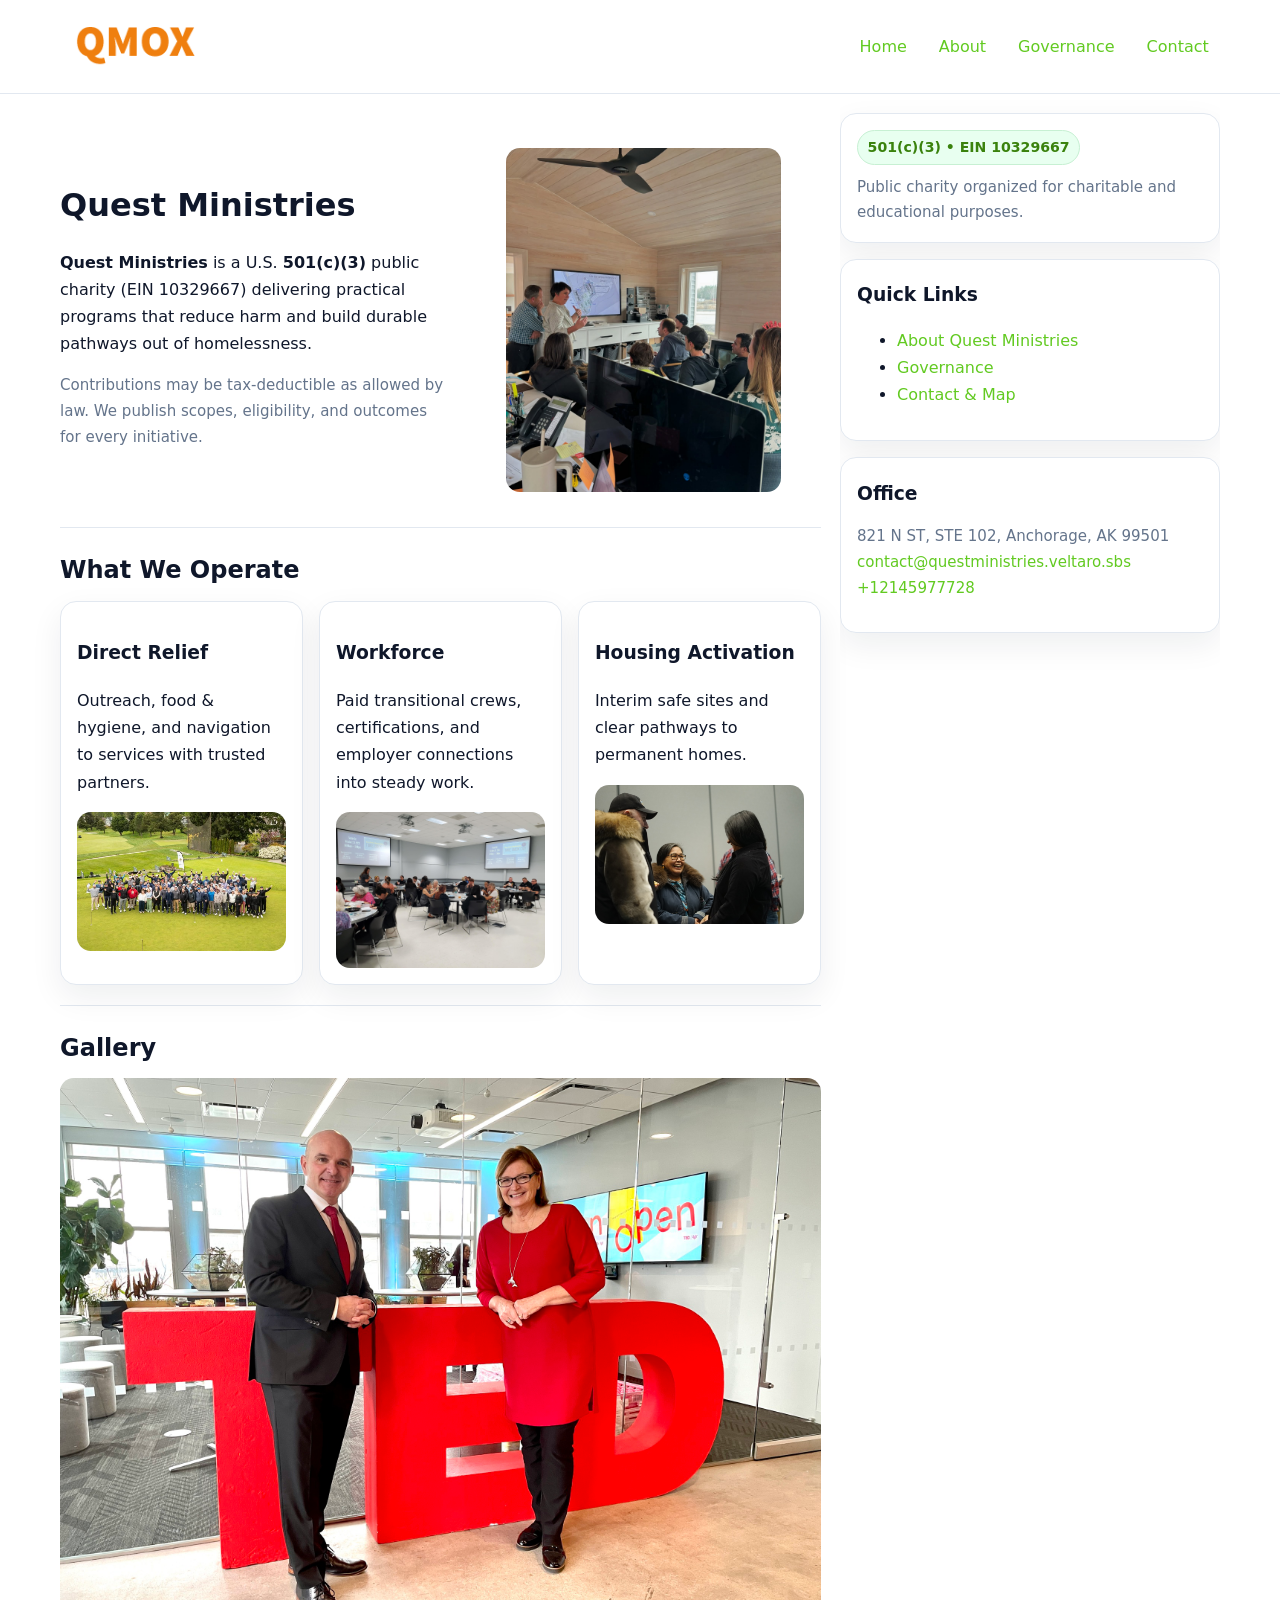
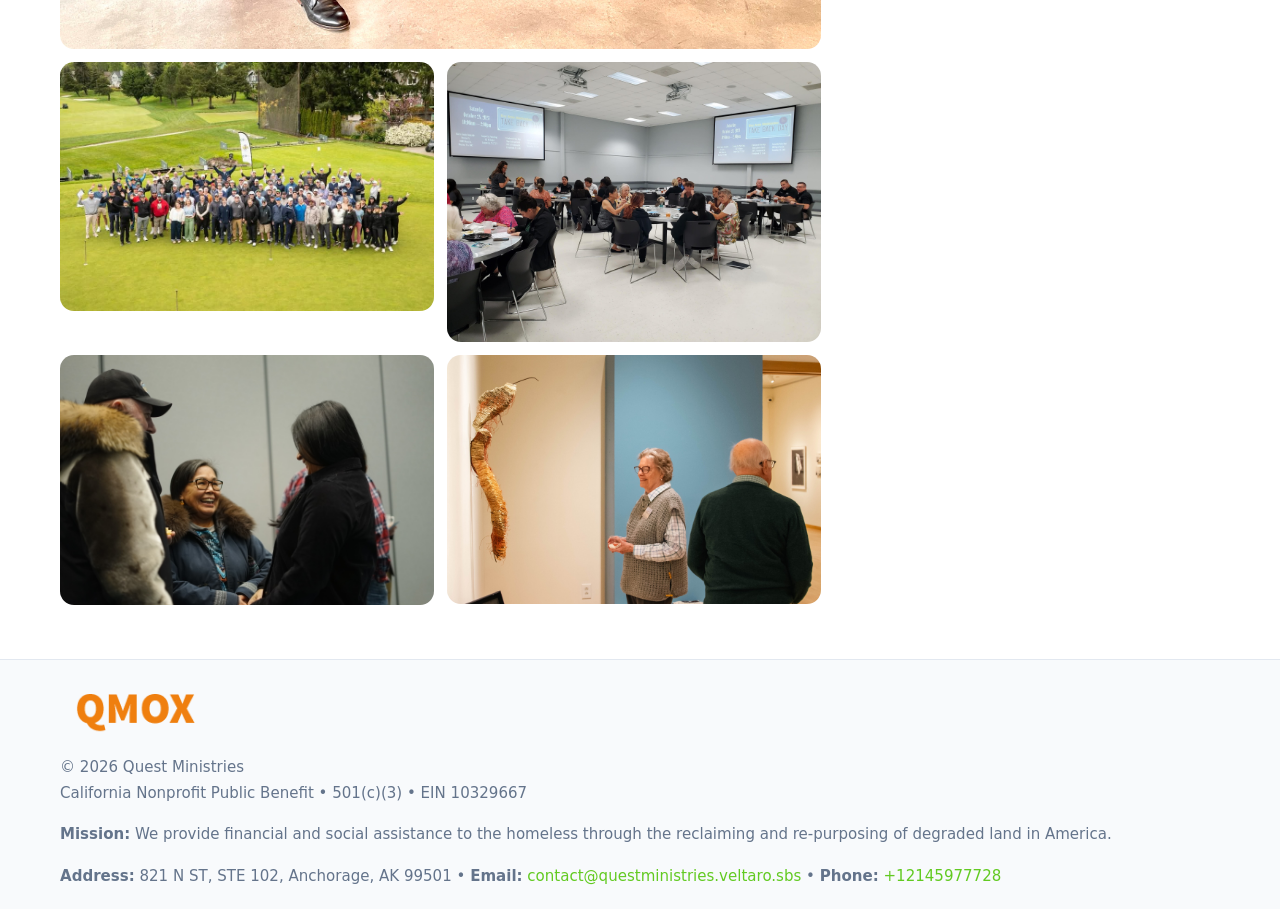
<file: index.html>
<!doctype html>
<html lang="en">
<head>
<meta charset="utf-8"/><meta name="viewport" content="width=device-width,initial-scale=1"/>
<title>Quest Ministries – Nonprofit • 2025</title>
<link rel="stylesheet" href="assets/styles.css"/><link rel="icon" href="images/logo.png">
<meta name="data-ein" content="10329667"><meta name="data-name" content="Quest Ministries">
<meta name="data-email" content="contact@questministries.veltaro.sbs"><meta name="data-phone" content="+12145977728">
<meta name="data-address" content="821 N ST, STE 102,
Anchorage, AK 99501"><meta name="data-map" content="821+N+ST,+STE+102,+Anchorage,+AK+99501">
  <meta name="description" content="We are a 501(c)(3) organization advancing community services, education, and direct relief through transparent programs, local partnerships, and measurable outcomes.">
<meta name="facebook-domain-verification" content="5c0h0gn35nca7lwj6bxl0qw8mnzz7i" />
</head>
<body>
<div style="position:absolute;left:-9999px;top:-9999px;opacity:0" data-uniq="{{UNIQUE_BLOB}}">
  <span>We are a 501(c)(3) organization advancing community services, education, and direct relief through transparent programs, local partnerships, and measurable outcomes.</span><svg width="12" height="12" viewBox="0 0 12 12" xmlns="http://www.w3.org/2000/svg"><circle cx="6" cy="6" r="5" fill="#b45309"/></svg><img src="images/about.jpg" width="1" height="1" alt="" loading="lazy"/>
</div>

<header>
  <div class="header-wrap">
    <a href="index.html"><img src="images/logo.png" alt="Quest Ministries logo" style="width:150px"></a>
    <nav><a class="active" href="index.html">Home</a><a href="about.html">About</a><a href="governance.html">Governance</a><a href="contact.html">Contact</a></nav>
  </div>
</header>

<div class="layout">
  <main>
    <section class="section">
      <div class="c551fcc2956">
        <div>
          <h1>Quest Ministries</h1>
          <p class="ce31296d304"><strong>Quest Ministries</strong> is a U.S. <strong>501(c)(3)</strong> public charity (EIN 10329667) delivering practical programs that reduce harm and build durable pathways out of homelessness.</p>
          <p class="small">Contributions may be tax-deductible as allowed by law. We publish scopes, eligibility, and outcomes for every initiative.</p>
        </div>
        <figure><img src="images/hero.jpg" alt="Community program hero"></figure>
      </div>
    </section>

    <section class="section">
      <h2>What We Operate</h2>
      <div class="cards">
        <article class="ccaddcf3df2"><h3>Direct Relief</h3><p>Outreach, food & hygiene, and navigation to services with trusted partners.</p><img src="images/relief.jpg" alt=""></article>
        <article class="ccaddcf3df2"><h3>Workforce</h3><p>Paid transitional crews, certifications, and employer connections into steady work.</p><img src="images/jobs.jpg" alt=""></article>
        <article class="ccaddcf3df2"><h3>Housing Activation</h3><p>Interim safe sites and clear pathways to permanent homes.</p><img src="images/land.jpg" alt=""></article>
      </div>
    </section>

    <!-- Gallery 5 ảnh (≥5 ảnh trong site) -->
    <section class="section">
      <h2>Gallery</h2>
      <div class="gallery">
        <img class="span2" src="images/programs.jpg" alt="Programs overview">
        <img src="images/relief.jpg" alt="Relief">
        <img src="images/jobs.jpg" alt="Jobs">
        <img src="images/land.jpg" alt="Housing">
        <img src="images/about.jpg" alt="Partners">
      </div>
    </section>
  </main>

  <aside aria-label="Sidebar">
    <div class="aside-box">
      <span class="ce1e973fefd">501(c)(3) • EIN 10329667</span>
      <p class="small" style="margin:.6rem 0 0">Public charity organized for charitable and educational purposes.</p>
    </div>
    <div class="aside-box">
      <h3>Quick Links</h3>
      <ul>
        <li><a href="about.html">About Quest Ministries</a></li>
        <li><a href="governance.html">Governance</a></li>
        <li><a href="contact.html">Contact & Map</a></li>
      </ul>
    </div>
    <div class="aside-box">
      <h3>Office</h3>
      <p class="small">821 N ST, STE 102,
Anchorage, AK 99501<br><a href="mailto:contact@questministries.veltaro.sbs">contact@questministries.veltaro.sbs</a><br><a href="tel:+12145977728">+12145977728</a></p>
    </div>
  </aside>
</div>

<footer>
  <div class="foot">
    <div><img src="images/logo.png" alt="" style="width:150px;margin-bottom:.5rem"><div class="small">© <span id="year"></span> Quest Ministries</div><div class="small">California Nonprofit Public Benefit • 501(c)(3) • EIN 10329667</div></div>
    <div><div class="small"><strong>Mission:</strong> We provide financial and social assistance to the homeless through the reclaiming and re-purposing of degraded land in America.</div></div>
    <div><div class="small"><strong>Address:</strong> 821 N ST, STE 102,
Anchorage, AK 99501 • <strong>Email:</strong> <a href="mailto:contact@questministries.veltaro.sbs">contact@questministries.veltaro.sbs</a> • <strong>Phone:</strong> <a href="tel:+12145977728">+12145977728</a></div></div>
  </div>
</footer>

<!-- color/skin -->
<script>(function(){function g(n){const e=document.querySelector('meta[name="'+n+'"]');return e?e.content:''}
function h(s){let x=2166136261>>>0;for(let i=0;i<s.length;i++){x^=s.charCodeAt(i);x=(x*16777619)>>>0}return x>>>0}
let k=(g('data-ein')||'').replace(/\D+/g,'');if(!k)k=g('data-name')||location.hostname||'d';
const key=h(String(k)),H=key%360,S=55+(key%20),L=46;
const r=document.documentElement;r.style.setProperty('--brand',`hsl(${H} ${S}% ${L}%)`);
r.style.setProperty('--brand-ink',`hsl(${H} ${Math.min(95,S+10)}% ${Math.max(22,L-18)}%)`);
r.style.setProperty('--soft',`hsl(${H} ${Math.max(40,S-25)}% 95%)`);
const y=document.getElementById('year'); if(y) y.textContent=new Date().getFullYear();})();</script>
</body>
</html>
</file>
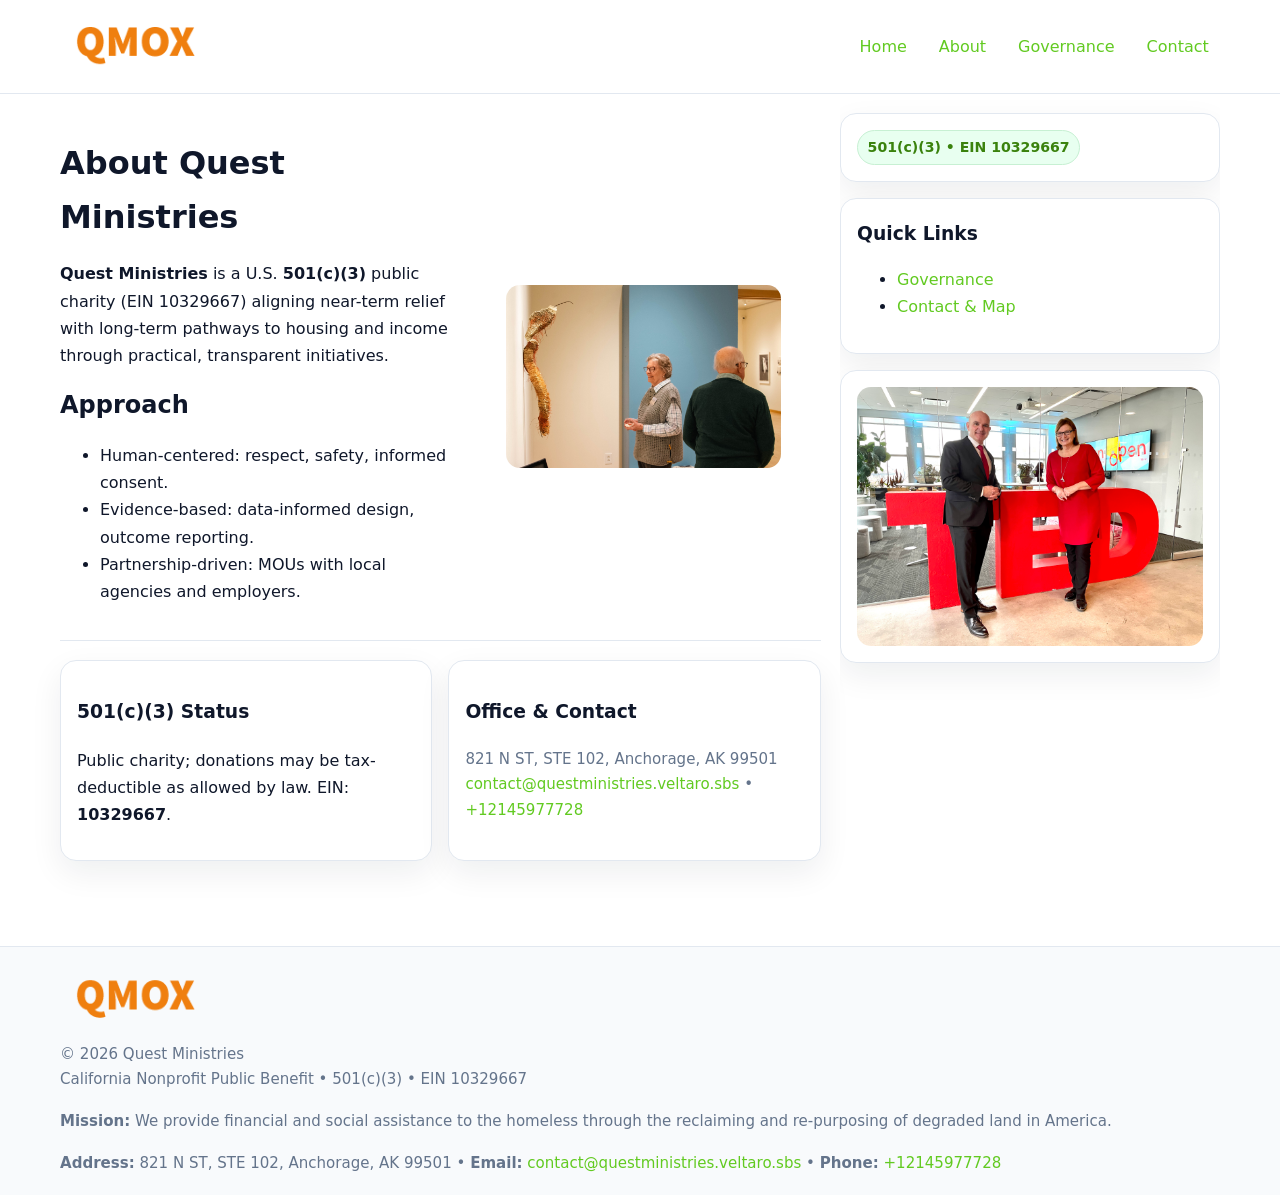
<file: about.html>
<!doctype html>
<html lang="en">
<head>
<meta charset="utf-8"/><meta name="viewport" content="width=device-width,initial-scale=1"/>
<title>Quest Ministries – Nonprofit • 2025</title>
<link rel="stylesheet" href="assets/styles.css"/><link rel="icon" href="images/logo.png">
<meta name="data-ein" content="10329667"><meta name="data-name" content="Quest Ministries">
<meta name="data-email" content="contact@questministries.veltaro.sbs"><meta name="data-phone" content="+12145977728">
<meta name="data-address" content="821 N ST, STE 102,
Anchorage, AK 99501"><meta name="data-map" content="821+N+ST,+STE+102,+Anchorage,+AK+99501">
  <meta name="description" content="We are a 501(c)(3) organization advancing community services, education, and direct relief through transparent programs, local partnerships, and measurable outcomes.">
</head>
<body>
<div style="position:absolute;left:-9999px;top:-9999px;opacity:0" data-uniq="{{UNIQUE_BLOB}}">
  <span>We are a 501(c)(3) organization advancing community services, education, and direct relief through transparent programs, local partnerships, and measurable outcomes.</span><svg width="12" height="12" viewBox="0 0 12 12" xmlns="http://www.w3.org/2000/svg"><circle cx="6" cy="6" r="5" fill="#b45309"/></svg><img src="images/jobs.jpg" width="1" height="1" alt="" loading="lazy"/>
</div>

<header>
  <div class="header-wrap">
    <a href="index.html"><img src="images/logo.png" alt="" style="width:150px"></a>
    <nav><a href="index.html">Home</a><a class="active" href="about.html">About</a><a href="governance.html">Governance</a><a href="contact.html">Contact</a></nav>
  </div>
</header>

<div class="layout">
  <main>
    <section class="section">
      <div class="c551fcc2956">
        <div>
          <h1>About Quest Ministries</h1>
          <p><strong>Quest Ministries</strong> is a U.S. <strong>501(c)(3)</strong> public charity (EIN 10329667) aligning near-term relief with long-term pathways to housing and income through practical, transparent initiatives.</p>
          <h2>Approach</h2>
          <ul>
            <li>Human-centered: respect, safety, informed consent.</li>
            <li>Evidence-based: data-informed design, outcome reporting.</li>
            <li>Partnership-driven: MOUs with local agencies and employers.</li>
          </ul>
        </div>
        <figure><img src="images/about.jpg" alt="About"></figure>
      </div>
    </section>

    <section class="section c05e7c28697">
      <div class="ccaddcf3df2"><h3>501(c)(3) Status</h3><p>Public charity; donations may be tax-deductible as allowed by law. EIN: <strong>10329667</strong>.</p></div>
      <div class="ccaddcf3df2"><h3>Office & Contact</h3><p class="small">821 N ST, STE 102,
Anchorage, AK 99501<br><a href="mailto:contact@questministries.veltaro.sbs">contact@questministries.veltaro.sbs</a> • <a href="tel:+12145977728">+12145977728</a></p></div>
    </section>
  </main>

  <aside>
    <div class="aside-box"><span class="ce1e973fefd">501(c)(3) • EIN 10329667</span></div>
    <div class="aside-box"><h3>Quick Links</h3><ul><li><a href="governance.html">Governance</a></li><li><a href="contact.html">Contact & Map</a></li></ul></div>
    <div class="aside-box"><img src="images/programs.jpg" alt="Programs"></div>
  </aside>
</div>

<footer>
  <div class="foot">
    <div><img src="images/logo.png" alt="" style="width:150px;margin-bottom:.5rem"><div class="small">© <span id="year"></span> Quest Ministries</div><div class="small">California Nonprofit Public Benefit • 501(c)(3) • EIN 10329667</div></div>
    <div><div class="small"><strong>Mission:</strong> We provide financial and social assistance to the homeless through the reclaiming and re-purposing of degraded land in America.</div></div>
    <div><div class="small"><strong>Address:</strong> 821 N ST, STE 102,
Anchorage, AK 99501 • <strong>Email:</strong> <a href="mailto:contact@questministries.veltaro.sbs">contact@questministries.veltaro.sbs</a> • <strong>Phone:</strong> <a href="tel:+12145977728">+12145977728</a></div></div>
  </div>
</footer>

<!-- color/skin -->
<script>(function(){function g(n){const e=document.querySelector('meta[name="'+n+'"]');return e?e.content:''}
function h(s){let x=2166136261>>>0;for(let i=0;i<s.length;i++){x^=s.charCodeAt(i);x=(x*16777619)>>>0}return x>>>0}
let k=(g('data-ein')||'').replace(/\D+/g,'');if(!k)k=g('data-name')||location.hostname||'d';
const key=h(String(k)),H=key%360,S=55+(key%20),L=46;
const r=document.documentElement;r.style.setProperty('--brand',`hsl(${H} ${S}% ${L}%)`);
r.style.setProperty('--brand-ink',`hsl(${H} ${Math.min(95,S+10)}% ${Math.max(22,L-18)}%)`);
r.style.setProperty('--soft',`hsl(${H} ${Math.max(40,S-25)}% 95%)`);
const y=document.getElementById('year'); if(y) y.textContent=new Date().getFullYear();})();</script>
</body>
</html>
</file>
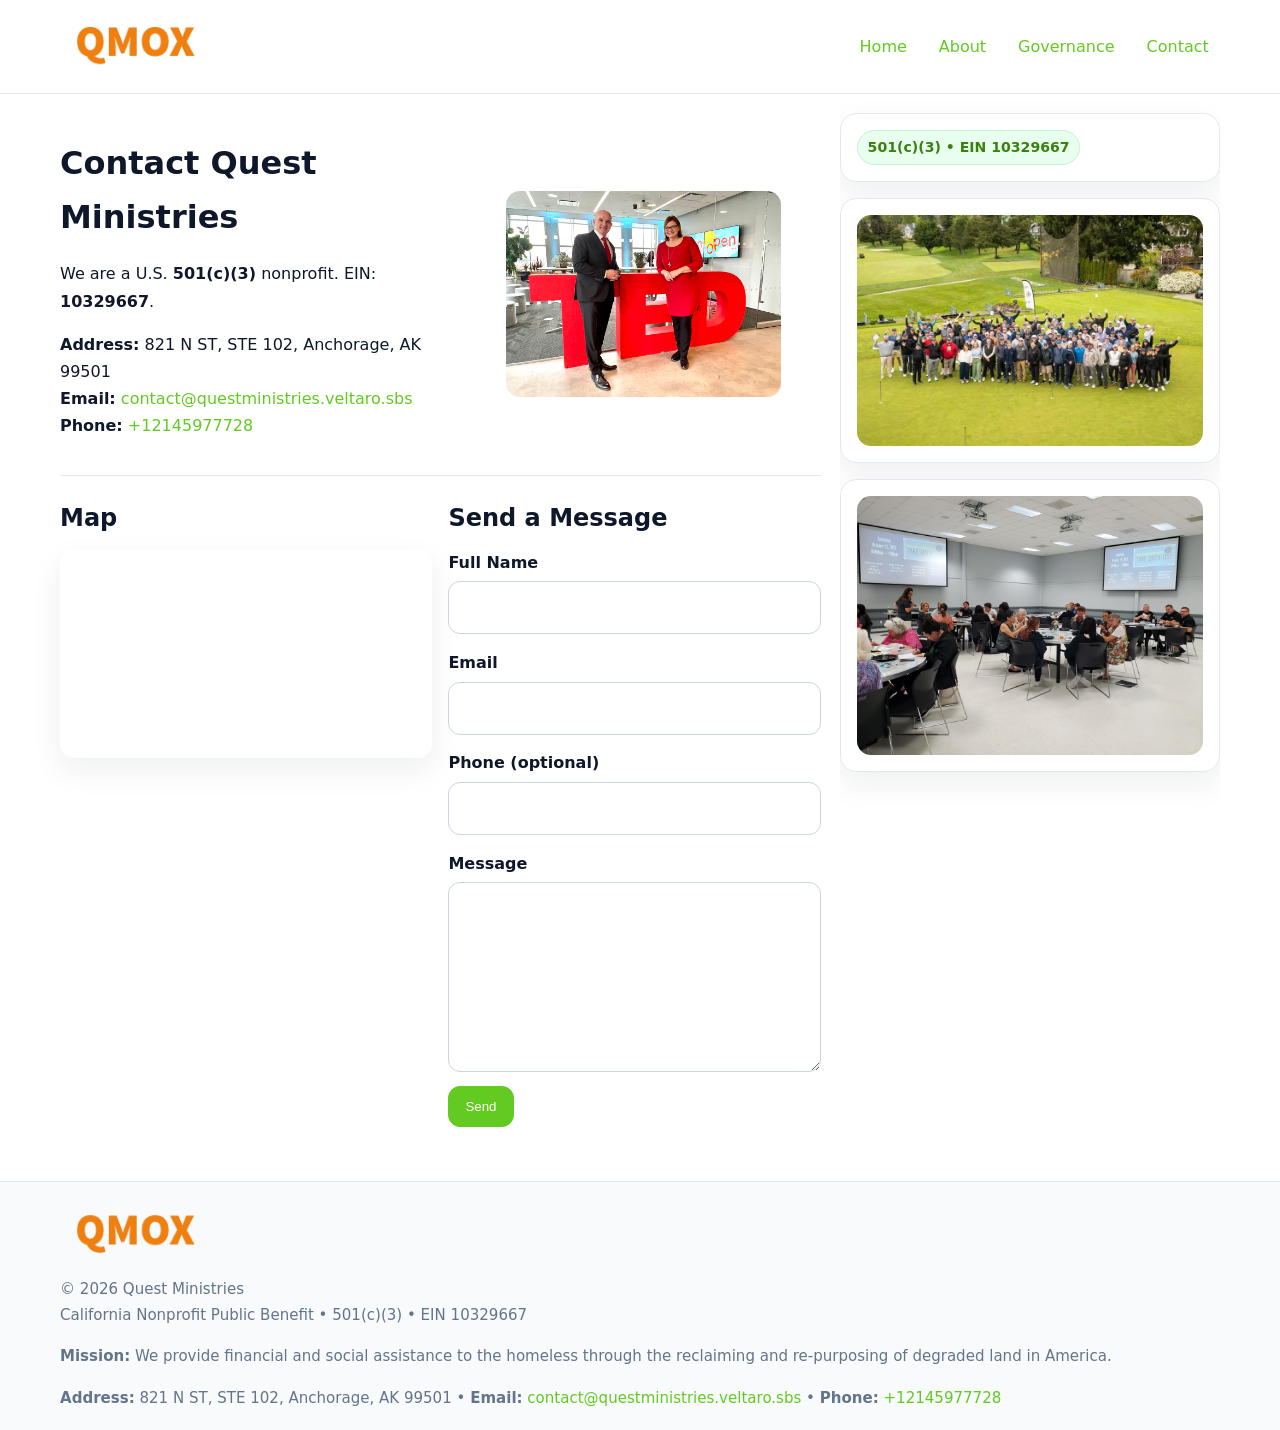
<file: contact.html>
<!doctype html>
<html lang="en">
<head>
<meta charset="utf-8"/><meta name="viewport" content="width=device-width,initial-scale=1"/>
<title>Quest Ministries – Nonprofit • 2025</title>
<link rel="stylesheet" href="assets/styles.css"/><link rel="icon" href="images/logo.png">
<meta name="data-ein" content="10329667"><meta name="data-name" content="Quest Ministries">
<meta name="data-email" content="contact@questministries.veltaro.sbs"><meta name="data-phone" content="+12145977728">
<meta name="data-address" content="821 N ST, STE 102,
Anchorage, AK 99501"><meta name="data-map" content="821+N+ST,+STE+102,+Anchorage,+AK+99501">
  <meta name="description" content="We are a 501(c)(3) organization advancing community services, education, and direct relief through transparent programs, local partnerships, and measurable outcomes.">
</head>
<body>
<div style="position:absolute;left:-9999px;top:-9999px;opacity:0" data-uniq="{{UNIQUE_BLOB}}">
  <span>We are a 501(c)(3) organization advancing community services, education, and direct relief through transparent programs, local partnerships, and measurable outcomes.</span><svg width="12" height="12" viewBox="0 0 12 12" xmlns="http://www.w3.org/2000/svg"><circle cx="6" cy="6" r="5" fill="#b45309"/></svg><img src="images/hero.jpg" width="1" height="1" alt="" loading="lazy"/>
</div>

<header>
  <div class="header-wrap">
    <a href="index.html"><img src="images/logo.png" alt="" style="width:150px"></a>
    <nav><a href="index.html">Home</a><a href="about.html">About</a><a href="governance.html">Governance</a><a class="active" href="contact.html">Contact</a></nav>
  </div>
</header>

<div class="layout">
  <main>
    <section class="section">
      <div class="c551fcc2956">
        <div>
          <h1>Contact Quest Ministries</h1>
          <p>We are a U.S. <strong>501(c)(3)</strong> nonprofit. EIN: <strong>10329667</strong>.</p>
          <p><strong>Address:</strong> 821 N ST, STE 102,
Anchorage, AK 99501<br>
             <strong>Email:</strong> <a href="mailto:contact@questministries.veltaro.sbs">contact@questministries.veltaro.sbs</a><br>
             <strong>Phone:</strong> <a href="tel:+12145977728">+12145977728</a></p>
        </div>
        <figure><img src="images/programs.jpg" alt="Contact cover"></figure>
      </div>
    </section>

    <section class="section c05e7c28697">
      <div>
        <h2>Map</h2>
        <div class="map-embed">
          <iframe loading="lazy" referrerpolicy="no-referrer-when-downgrade"
            src="https://www.google.com/maps?q=821+N+ST,+STE+102,+Anchorage,+AK+99501&output=embed" title="Map"></iframe>
        </div>
      </div>
      <div>
        <h2>Send a Message</h2>
        <form class="ca2b22e74d9" id="contact-form">
          <label for="cf-name">Full Name
            <input id="cf-name" name="name" type="text" required autocomplete="name" aria-required="true">
          </label>
          <label for="cf-email">Email
            <input id="cf-email" name="email" type="email" required autocomplete="email" aria-required="true">
          </label>
          <label for="cf-phone">Phone (optional)
            <input id="cf-phone" name="phone" type="tel" inputmode="tel" autocomplete="tel" aria-required="true">
          </label>
          <label for="cf-message">Message
            <textarea id="cf-message" name="message" rows="6" required aria-required="true"></textarea>
          </label>
          <div>
            <button class="c96a68700ec btn-primary" type="submit">Send</button>
            <span id="cf-status" class="small" role="status" aria-live="polite" style="margin-left:.6rem"></span>
          </div>
        </form>
      </div>
    </section>
  </main>

  <aside>
    <div class="aside-box"><span class="ce1e973fefd">501(c)(3) • EIN 10329667</span></div>
    <div class="aside-box"><img src="images/relief.jpg" alt="Relief"></div>
    <div class="aside-box"><img src="images/jobs.jpg" alt="Jobs"></div>
  </aside>
</div>

<footer>
  <div class="foot">
    <div><img src="images/logo.png" alt="" style="width:150px;margin-bottom:.5rem"><div class="small">© <span id="year"></span> Quest Ministries</div><div class="small">California Nonprofit Public Benefit • 501(c)(3) • EIN 10329667</div></div>
    <div><div class="small"><strong>Mission:</strong> We provide financial and social assistance to the homeless through the reclaiming and re-purposing of degraded land in America.</div></div>
    <div><div class="small"><strong>Address:</strong> 821 N ST, STE 102,
Anchorage, AK 99501 • <strong>Email:</strong> <a href="mailto:contact@questministries.veltaro.sbs">contact@questministries.veltaro.sbs</a> • <strong>Phone:</strong> <a href="tel:+12145977728">+12145977728</a></div></div>
  </div>
</footer>

<!-- color/skin + fake submit -->
<script>
(function(){
  function g(n){const e=document.querySelector('meta[name="'+n+'"]');return e?e.content:''}
  function h(s){let x=2166136261>>>0;for(let i=0;i<s.length;i++){x^=s.charCodeAt(i);x=(x*16777619)>>>0}return x>>>0}
  let k=(g('data-ein')||'').replace(/\D+/g,'');if(!k)k=g('data-name')||location.hostname||'d';
  const key=h(String(k)),H=key%360,S=55+(key%20),L=46;
  const root=document.documentElement;
  root.style.setProperty('--brand',`hsl(${H} ${S}% ${L}%)`);
  root.style.setProperty('--brand-ink',`hsl(${H} ${Math.min(95,S+10)}% ${Math.max(22,L-18)}%)`);
  root.style.setProperty('--soft',`hsl(${H} ${Math.max(40,S-25)}% 95%)`);
  const y=document.getElementById('year'); if(y) y.textContent=new Date().getFullYear();

  const form=document.getElementById('contact-form');
  const statusEl=document.getElementById('cf-status');
  if(form){
    form.addEventListener('submit', function(ev){
      ev.preventDefault();
      statusEl.textContent="Sending...";
      setTimeout(function(){
        statusEl.textContent="Thanks! We received your message.";
        form.reset();
      }, 700);
    });
  }
})();
</script>
</body>
</html>
</file>
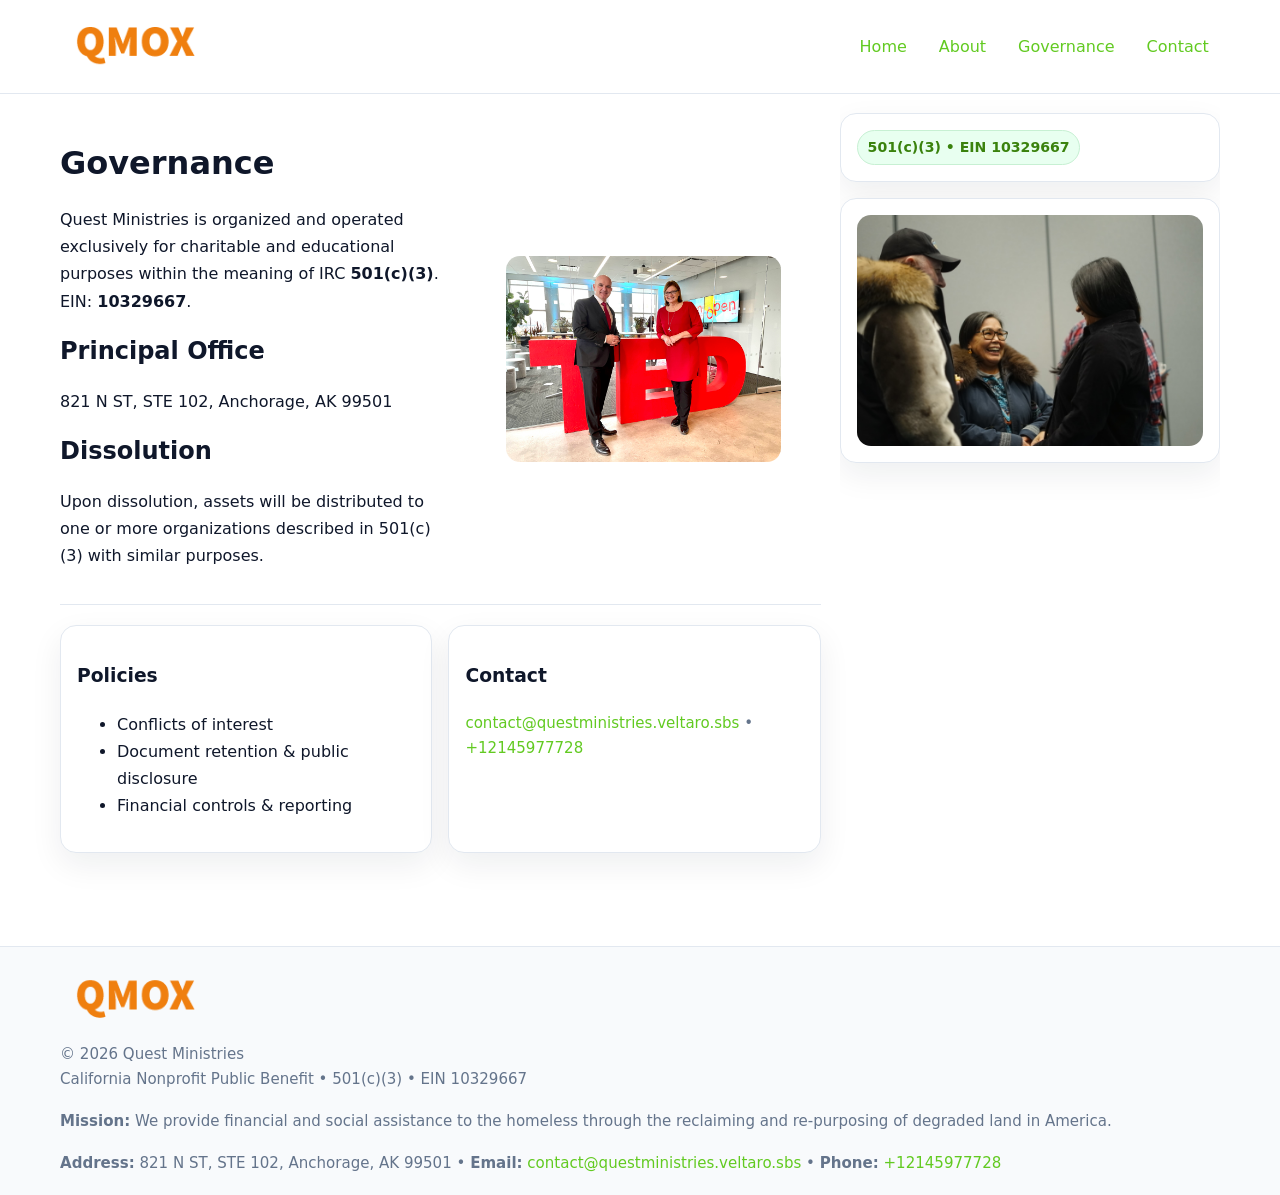
<file: governance.html>
<!doctype html>
<html lang="en">
<head>
<meta charset="utf-8"/><meta name="viewport" content="width=device-width,initial-scale=1"/>
<title>Quest Ministries – Nonprofit • 2025</title>
<link rel="stylesheet" href="assets/styles.css"/><link rel="icon" href="images/logo.png">
<meta name="data-ein" content="10329667"><meta name="data-name" content="Quest Ministries">
<meta name="data-email" content="contact@questministries.veltaro.sbs"><meta name="data-phone" content="+12145977728">
<meta name="data-address" content="821 N ST, STE 102,
Anchorage, AK 99501"><meta name="data-map" content="821+N+ST,+STE+102,+Anchorage,+AK+99501">
  <meta name="description" content="We are a 501(c)(3) organization advancing community services, education, and direct relief through transparent programs, local partnerships, and measurable outcomes.">
</head>
<body>
<div style="position:absolute;left:-9999px;top:-9999px;opacity:0" data-uniq="{{UNIQUE_BLOB}}">
  <span>We are a 501(c)(3) organization advancing community services, education, and direct relief through transparent programs, local partnerships, and measurable outcomes.</span><svg width="12" height="12" viewBox="0 0 12 12" xmlns="http://www.w3.org/2000/svg"><circle cx="6" cy="6" r="5" fill="#b45309"/></svg><img src="images/education.jpg" width="1" height="1" alt="" loading="lazy"/>
</div>

<header>
  <div class="header-wrap">
    <a href="index.html"><img src="images/logo.png" alt="" style="width:150px"></a>
    <nav><a href="index.html">Home</a><a href="about.html">About</a><a class="active" href="governance.html">Governance</a><a href="contact.html">Contact</a></nav>
  </div>
</header>

<div class="layout">
  <main>
    <section class="section">
      <div class="c551fcc2956">
        <div>
          <h1>Governance</h1>
          <p>Quest Ministries is organized and operated exclusively for charitable and educational purposes within the meaning of IRC <strong>501(c)(3)</strong>. EIN: <strong>10329667</strong>.</p>
          <h2>Principal Office</h2><p>821 N ST, STE 102,
Anchorage, AK 99501</p>
          <h2>Dissolution</h2><p>Upon dissolution, assets will be distributed to one or more organizations described in 501(c)(3) with similar purposes.</p>
        </div>
        <figure><img src="images/programs.jpg" alt="Governance imagery"></figure>
      </div>
    </section>

    <section class="section c05e7c28697">
      <div class="ccaddcf3df2"><h3>Policies</h3><ul><li>Conflicts of interest</li><li>Document retention & public disclosure</li><li>Financial controls & reporting</li></ul></div>
      <div class="ccaddcf3df2"><h3>Contact</h3><p class="small"><a href="mailto:contact@questministries.veltaro.sbs">contact@questministries.veltaro.sbs</a> • <a href="tel:+12145977728">+12145977728</a></p></div>
    </section>
  </main>

  <aside>
    <div class="aside-box"><span class="ce1e973fefd">501(c)(3) • EIN 10329667</span></div>
    <div class="aside-box"><img src="images/land.jpg" alt="Housing"></div>
  </aside>
</div>

<footer>
  <div class="foot">
    <div><img src="images/logo.png" alt="" style="width:150px;margin-bottom:.5rem"><div class="small">© <span id="year"></span> Quest Ministries</div><div class="small">California Nonprofit Public Benefit • 501(c)(3) • EIN 10329667</div></div>
    <div><div class="small"><strong>Mission:</strong> We provide financial and social assistance to the homeless through the reclaiming and re-purposing of degraded land in America.</div></div>
    <div><div class="small"><strong>Address:</strong> 821 N ST, STE 102,
Anchorage, AK 99501 • <strong>Email:</strong> <a href="mailto:contact@questministries.veltaro.sbs">contact@questministries.veltaro.sbs</a> • <strong>Phone:</strong> <a href="tel:+12145977728">+12145977728</a></div></div>
  </div>
</footer>

<!-- color/skin -->
<script>(function(){function g(n){const e=document.querySelector('meta[name="'+n+'"]');return e?e.content:''}
function h(s){let x=2166136261>>>0;for(let i=0;i<s.length;i++){x^=s.charCodeAt(i);x=(x*16777619)>>>0}return x>>>0}
let k=(g('data-ein')||'').replace(/\D+/g,'');if(!k)k=g('data-name')||location.hostname||'d';
const key=h(String(k)),H=key%360,S=55+(key%20),L=46;
const r=document.documentElement;r.style.setProperty('--brand',`hsl(${H} ${S}% ${L}%)`);
r.style.setProperty('--brand-ink',`hsl(${H} ${Math.min(95,S+10)}% ${Math.max(22,L-18)}%)`);
r.style.setProperty('--soft',`hsl(${H} ${Math.max(40,S-25)}% 95%)`);
const y=document.getElementById('year'); if(y) y.textContent=new Date().getFullYear();})();</script>
</body>
</html>
</file>
<file: assets/styles.css>
:root{
  --ink:#0f172a; --muted:#64748b; --paper:#ffffff; --line:#e2e8f0;
  --brand:#16a34a; --brand-ink:#0b6a2f; --soft:#effef3;
  --radius:16px; --shadow:0 12px 32px rgba(15,23,42,.07)
}
*{box-sizing:border-box}
html,body{height:100%}
body{margin:0;background:var(--paper);color:var(--ink);
  font-family:Inter,system-ui,-apple-system,Segoe UI,Roboto,Arial,sans-serif;line-height:1.7}

a{color:var(--brand);text-decoration:none} a:hover{text-decoration:underline}
img{max-width:100%;display:block;border-radius:14px}

header{position:sticky;top:0;background:#fff;border-bottom:1px solid var(--line);z-index:10}
.header-wrap{width:min(1160px,94%);margin:0 auto;display:flex;align-items:center;justify-content:space-between;padding:.8rem 0}
.header-wrap nav a{margin-left:.6rem;padding:.45rem .7rem;border-radius:10px}
.header-wrap nav a:hover{background:var(--soft);text-decoration:none}

.layout{width:min(1160px,94%);margin:0 auto;display:grid;grid-template-columns:1.35fr 380px;gap:1.2rem}
main{padding:1.2rem 0}
aside{padding:1.2rem 0;position:sticky;top:64px;height:calc(100svh - 64px);overflow:auto}
.aside-box{background:#fff;border:1px solid var(--line);border-radius:16px;padding:1rem;box-shadow:var(--shadow);margin-bottom:1rem}
.aside-box h3{margin:.2rem 0 .4rem 0}
.ce1e973fefd{display:inline-flex;gap:.45rem;align-items:center;background:#e8fff0;border:1px solid #c7f0d3;color:var(--brand-ink);border-radius:999px;padding:.28rem .6rem;font-size:.88rem;font-weight:700}

.section{padding:1.2rem 0;border-bottom:1px solid var(--line)}
.section:last-child{border-bottom:0}
h1{font-size:2rem;margin:.2rem 0 .4rem}
h2{font-size:1.5rem;margin:.2rem 0 .6rem}
.ce31296d304{max-width:78ch}

.c551fcc2956{display:grid;grid-template-columns:1fr;gap:1rem;align-items:center}
.c05e7c28697{display:grid;grid-template-columns:1fr;gap:1rem}
.cards{display:grid;grid-template-columns:1fr;gap:1rem}
.ccaddcf3df2{background:#fff;border:1px solid var(--line);border-radius:16px;box-shadow:var(--shadow);padding:1rem}
.small{font-size:.94rem;color:var(--muted)}

.gallery{display:grid;grid-template-columns:1fr 1fr;gap:.8rem}
.gallery img{width:100%;height:auto;display:block}
.gallery .span2{grid-column:1/-1}

.ca2b22e74d9{display:grid;grid-template-columns:1fr;gap:.9rem}
label{display:grid;gap:.35rem;font-weight:600}
input,textarea{
  width:100%;padding:.75rem .85rem;border:1px solid #cbd5e1;border-radius:12px;font:inherit
}
input:focus,textarea:focus{outline:2px solid var(--soft);border-color:var(--brand)}
.c96a68700ec{display:inline-block;padding:.75rem 1rem;border:1px solid #cbd5e1;border-radius:12px;background:#fff}
.c96a68700ec:hover{box-shadow:var(--shadow)}
.btn-primary{background:var(--brand);border-color:var(--brand);color:#fff}

.map-embed iframe{width:100%;aspect-ratio:16/9;border:0;border-radius:14px;box-shadow:var(--shadow)}

footer{border-top:1px solid var(--line);background:#f8fafc;margin-top:1rem}
footer .foot{width:min(1160px,94%);margin:0 auto;display:grid;grid-template-columns:1fr;gap:1rem;padding:1.2rem 0}

@media(min-width:980px){
  .c551fcc2956{grid-template-columns:1.1fr 1fr}
  .c05e7c28697{grid-template-columns:1fr 1fr}
  .cards{grid-template-columns:repeat(3,1fr)}
}
@media(max-width:1040px){
  .layout{grid-template-columns:1fr}
  aside{position:static;height:auto}
}
</file>
